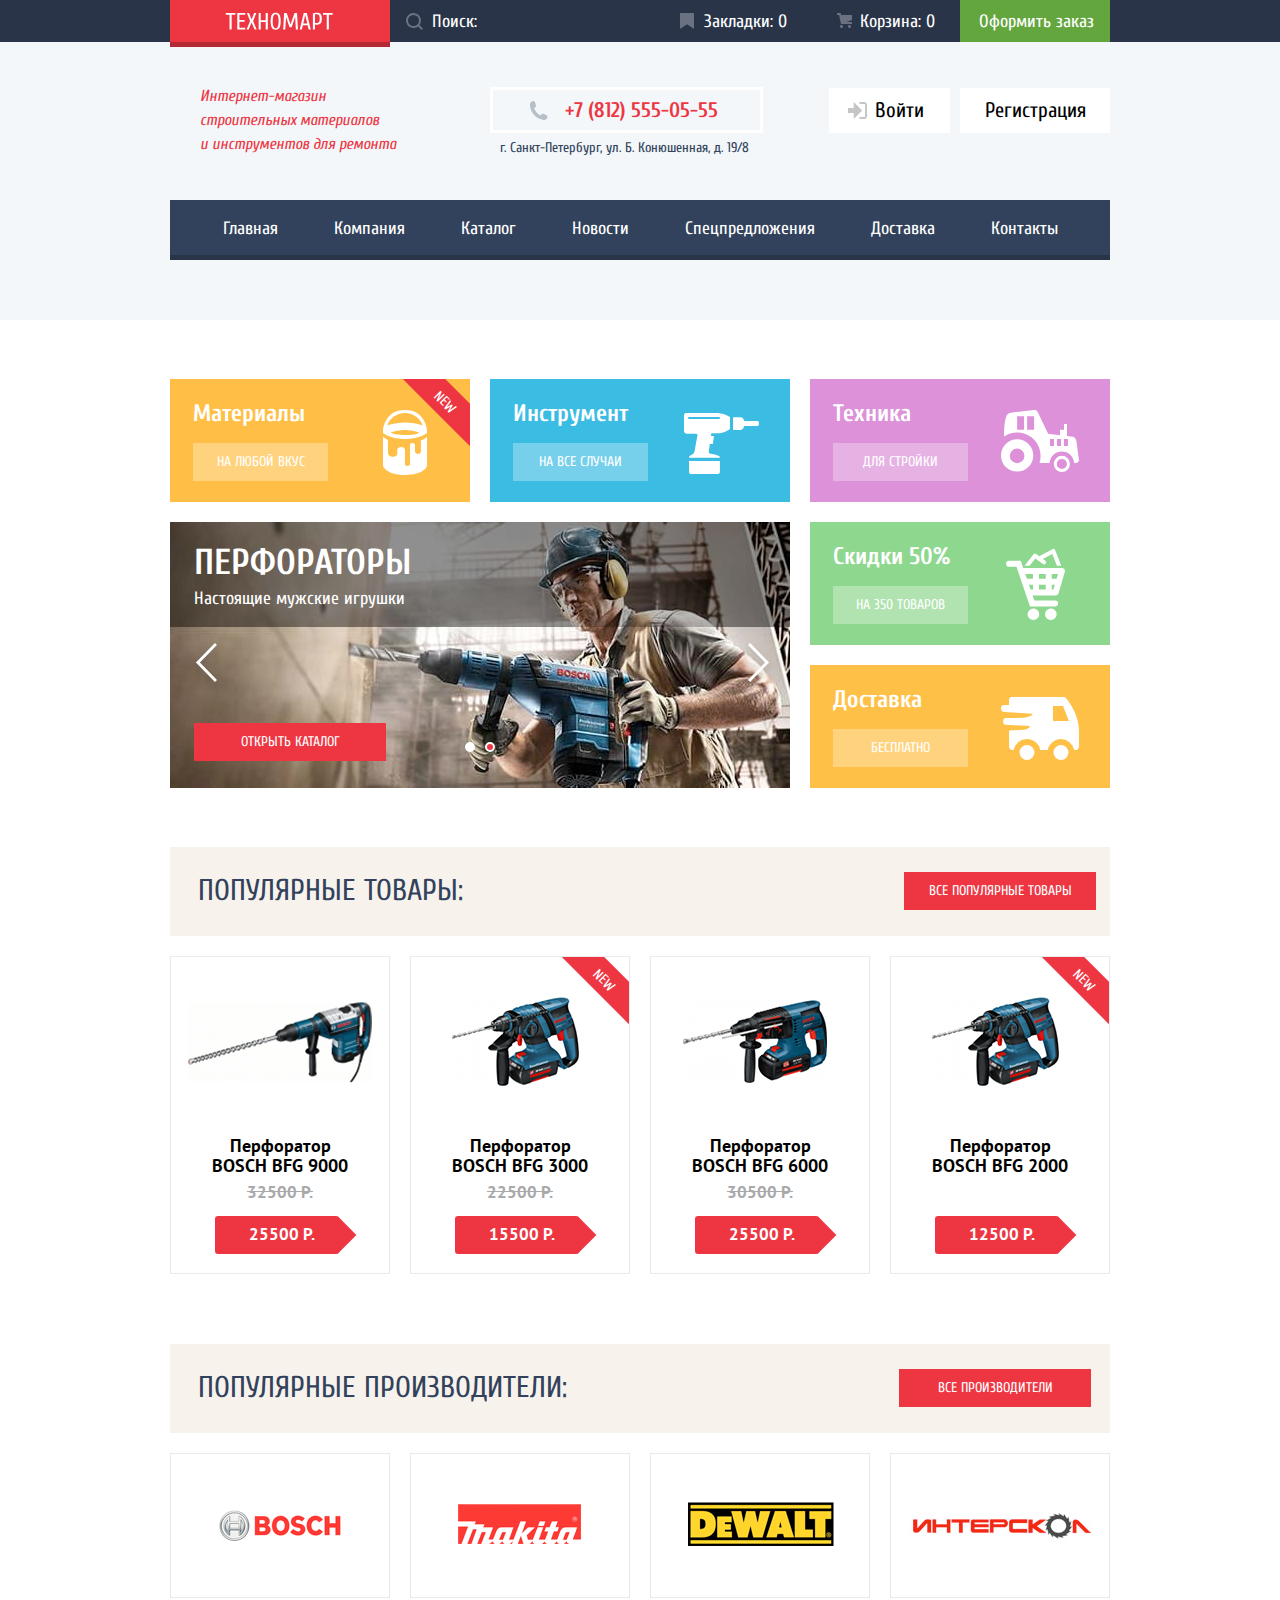
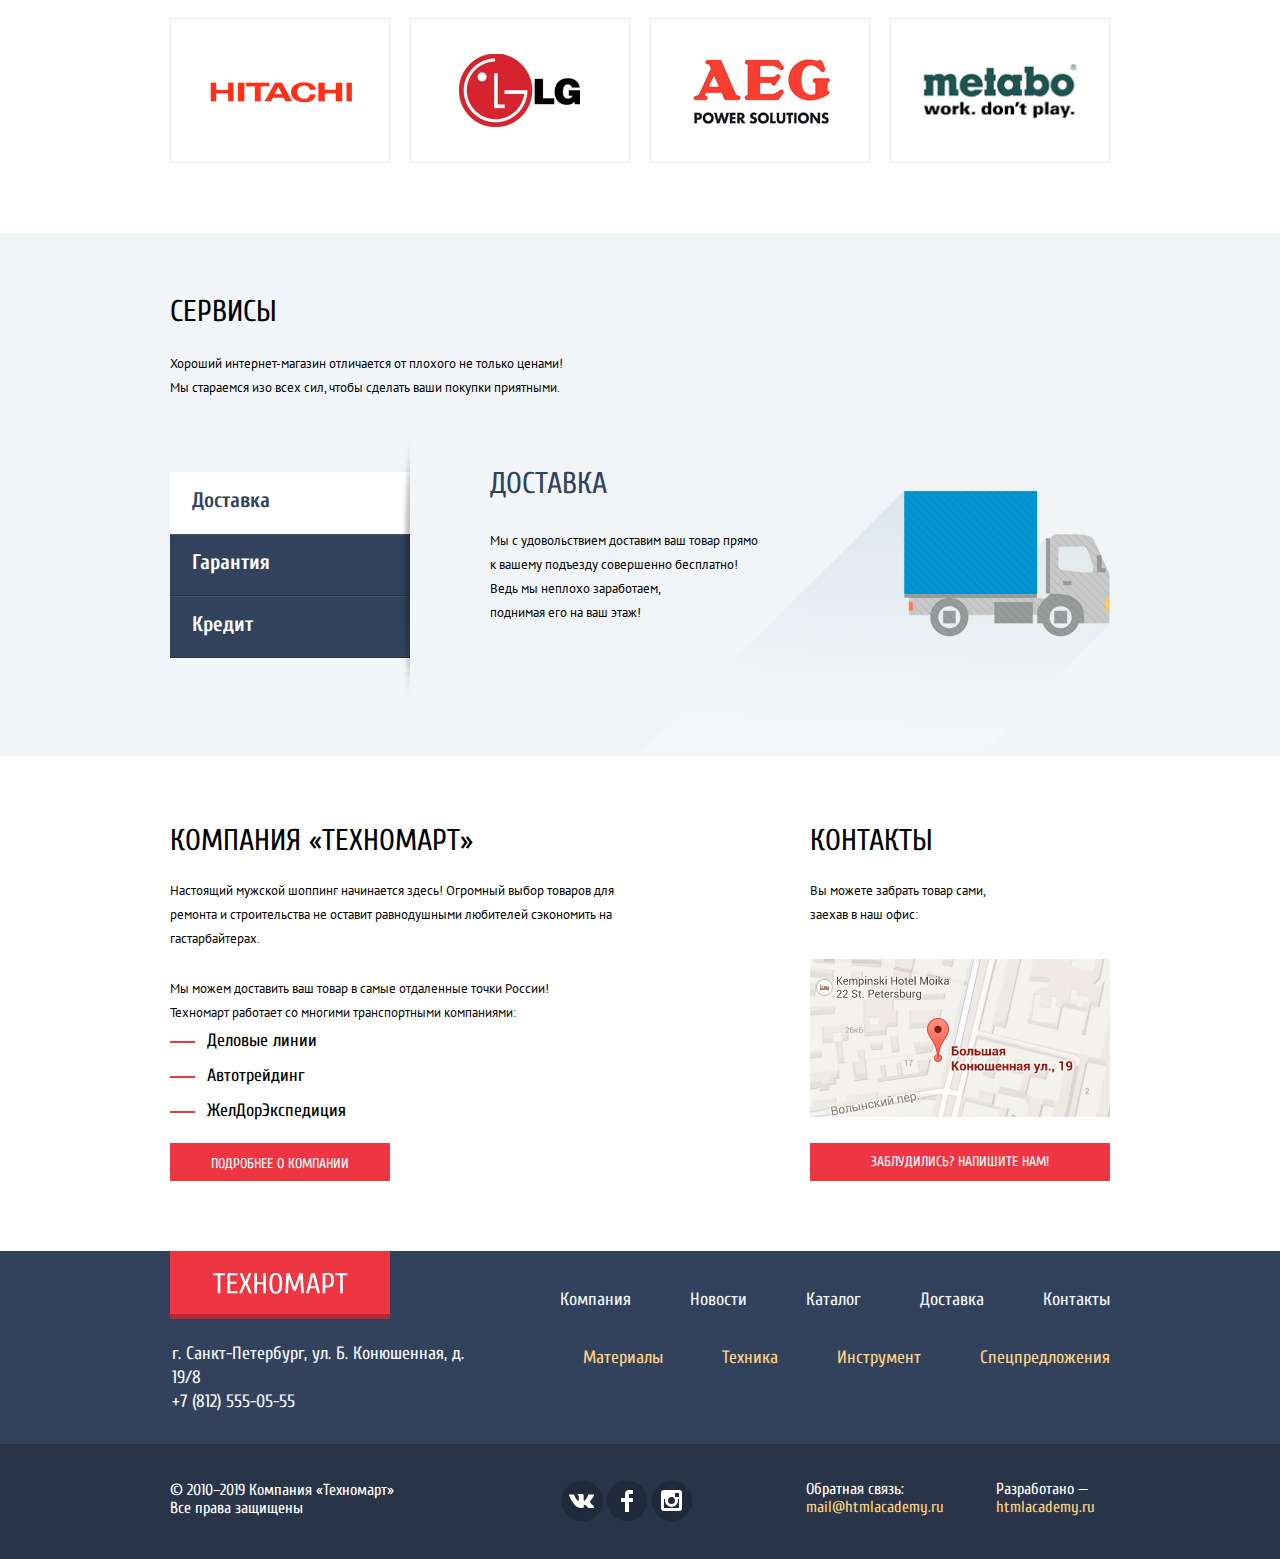
<file: index.html>
<!DOCTYPE html>
<html class="page" lang="ru">

<head>
  <meta charset="utf-8">
  <title>HTML Academy: Техномарт</title>
  <link href="https://fonts.googleapis.com/css2?family=Cuprum:ital,wght@0,400;0,700;1,400;1,700&display=swap"
    rel="stylesheet">
  <link href="https://fonts.googleapis.com/css2?family=PT+Sans:ital,wght@0,400;0,700;1,400;1,700&display=swap"
    rel="stylesheet">
  <link rel="stylesheet" href="css/normalize-minified.css">
  <link rel="stylesheet" href="css/style-minified.css">
</head>

<body class="page-body">
  <header class="main-header">
    <div class="header-top">
      <div class="wrapper header-top-wrapper">
        <a class="header-logo"><img src="img/logo-technomart.svg" width="108" height="18"
            alt="Логотип Интернет-магазина «Техномарт»"></a>
        <form>
          <label for="search" class="visually-hidden">Поиск:</label>
          <input class="search" type="search" placeholder="Поиск:" id="search">
        </form>
        <a class="marks" href="blank.html">Закладки: 0</a>
        <a class="cart" href="blank.html">Корзина: 0</a>
        <a class="order" href="blank.html">
          <p>Оформить заказ</p>
        </a>
      </div>
    </div>
    <div class="header-bottom">
      <div class="wrapper">
        <div class="header-info">
          <p class="introduction">Интернет-магазин строительных материалов<br> и инструментов для ремонта</p>
          <div class="header-contacts">
            <a class="header-tel" href="tel:+78125550555" aria-label="Телефон +78125550555">+7 (812) 555-05-55</a>
            <p class="header-address">г. Санкт-Петербург, ул. Б. Конюшенная, д. 19/8</p>
          </div>
          <a class="login" href="blank.html">
            <svg width="20" height="17" fill="none" xmlns="http://www.w3.org/2000/svg">
              <path d="M14.17 8.5L5.7 0v6H0v5h5.71v6l8.46-8.5z" fill="#C5C5C5" />
              <path
                d="M16.18 15.01h-4.79V17h4.79c2.07 0 2.86-1.81 2.88-3.03V3.03C19.04 1.8 18.26 0 16.18 0h-4.79v1.99h4.79c.8 0 .94.68.96 1.06v10.9c-.02.38-.16 1.06-.96 1.06z"
                fill="#C5C5C5" /></svg>
            <span>Войти</span>
          </a>
          <a class="registration" href="blank.html">Регистрация</a>
        </div>
        <nav class="header-nav-menu">
          <ul class="header-nav-menu-list">
            <li><a class="header-nav-menu-button">Главная</a></li>
            <li><a class="header-nav-menu-button" href="blank.html">Компания</a></li>
            <li><a class="header-nav-menu-button" href="catalog.html">Каталог</a></li>
            <li><a class="header-nav-menu-button" href="blank.html">Новости</a></li>
            <li><a class="header-nav-menu-button" href="blank.html">Спецпредложения</a></li>
            <li><a class="header-nav-menu-button" href="blank.html">Доставка</a></li>
            <li><a class="header-nav-menu-button" href="blank.html">Контакты</a></li>
          </ul>
        </nav>
      </div>
    </div>
  </header>
  <main>
    <h1 class="visually-hidden">Интернет-магазин «Техномарт»</h1>
    <section class="featured">
      <div class="wrapper featured-table">
        <h2 class="visually-hidden">Товары и услуги</h2>
        <ul class="featured-list">
          <li class="featured-section materials-section new">
            <p>Материалы <a href="blank.html" aria-label="Материалы на любой вкус">на любой вкус</a></p>
          </li>
          <li class="featured-section instruments-section">
            <p>Инструмент <a href="blank.html" aria-label="Инструмент на все случаи">на все случаи</a></p>
          </li>
          <li class="featured-section tech-section">
            <p>Техника <a href="blank.html" aria-label="Техника для стройки">для стройки</a></p>
          </li>
          <li class="featured-section discount-section">
            <p>Скидки 50% <a href="blank.html" aria-label="Скидки 50% на 350 товаров">на 350 товаров</a></p>
          </li>
          <li class="featured-section delivery-section">
            <p>Доставка <a href="blank.html" aria-label="Доставка бесплатно">бесплатно</a></p>
          </li>
        </ul>
        <div class="slider">
          <article class="featured-unit slide slide-1 slide-current">
            <div class="featured-unit-text">
              <h3>Перфораторы</h3>
              <p>Настоящие мужские игрушки</p>
            </div>
            <img src="img/perforators-slider.jpg" width="620" height="266" alt="Перфораторы">
            <a class="simple-button open-catalog-button" href="catalog.html">Открыть каталог</a>
          </article>
          <article class="featured-unit slide slide-2">
            <div class="featured-unit-text">
              <h3>Дрели</h3>
              <p>Соседям на радость!</p>
            </div>
            <img src="img/drills-slider.jpg" width="620" height="266" alt="Дрели">
            <a class="simple-button open-catalog-button" href="catalog.html">Открыть каталог</a>
          </article>
          <div class="slider-control-dots">
            <button class="slide-dot slide1-dot current" aria-label="Первый слайд"></button>
            <button class="slide-dot slide2-dot" aria-label="Второй слайд"></button>
          </div>
          <div class="slider-control-arrows">
            <button class="back" aria-label="Назад">
              <svg width="22" height="40" fill="none" xmlns="http://www.w3.org/2000/svg">
                <path d="M19.92.94l2 2.05L4.91 20.44l17.07 17.5-2 2.05L.9 20.44 19.92.94z" fill="#fff" /></svg>
            </button>
            <button class="forward" aria-label="Вперед">
              <svg width="22" height="40" fill="none" xmlns="http://www.w3.org/2000/svg">
                <path d="M19.92.94l2 2.05L4.91 20.44l17.07 17.5-2 2.05L.9 20.44 19.92.94z" fill="#fff" /></svg>
            </button>
          </div>
        </div>
      </div>
    </section>
    <section class="popular-items">
      <div class="wrapper">
        <div class="section-name">
          <h2>Популярные товары:</h2>
          <a class="simple-button all-popular-items-button" href="blank.html">Все популярные товары</a>
        </div>
        <ul class="popular-items-list">
          <li class="item-card">
            <article tabindex="0">
              <h3>Перфоратор BOSCH BFG 9000</h3>
              <div class="image-container">
                <img src="img/perforator-9000.png" width="184" height="164" alt="Перфоратор BOSCH BFG 9000">
              </div>
              <div class="price-container">
                <p class="former-price"><del>32500 Р.</del></p>
                <div class="price-sticker">
                  <p>25500 Р.</p>
                </div>
              </div>
              <div class="item-card-buttons">
                <a class="button purchase-button" href="blank.html">Купить</a>
                <button class="button mark-button">В закладки</button>
              </div>
            </article>
          </li>
          <li class="item-card">
            <article class="new" tabindex="0">
              <h3>Перфоратор BOSCH BFG 3000</h3>
              <div class="image-container">
                <img class="bfg3000" src="img/perforator-3000.png" width="127" height="112"
                  alt="Перфоратор BOSCH BFG 3000">
              </div>
              <div class="price-container">
                <p class="former-price"><del>22500 Р.</del></p>
                <div class="price-sticker">
                  <p>15500 Р.</p>
                </div>
              </div>
              <div class="item-card-buttons">
                <a class="button purchase-button" href="blank.html">Купить</a>
                <button class="mark-button">В закладки</button>
              </div>
            </article>
          </li>
          <li class="item-card">
            <article tabindex="0">
              <h3>Перфоратор BOSCH BFG 6000</h3>
              <div class="image-container">
                <img class="bfg6000" src="img/perforator-6000.png" width="144" height="128"
                  alt="Перфоратор BOSCH BFG 6000">
              </div>
              <div class="price-container">
                <p class="former-price"><del>30500 Р.</del></p>
                <div class="price-sticker">
                  <p>25500 Р.</p>
                </div>
              </div>
              <div class="item-card-buttons">
                <a class="button purchase-button" href="blank.html">Купить</a>
                <button class="mark-button">В закладки</button>
              </div>
            </article>
          </li>
          <li class="item-card">
            <article class="new" tabindex="0">
              <h3>Перфоратор BOSCH BFG 2000</h3>
              <div class="image-container">
                <img class="bfg2000" src="img/perforator-2000.png" width="127" height="112"
                  alt="Перфоратор BOSCH BFG 2000">
              </div>
              <div class="price-container">
                <div class="price-sticker">
                  <p>12500 Р.</p>
                </div>
              </div>
              <div class="item-card-buttons">
                <a class="button purchase-button" href="blank.html">Купить</a>
                <button class="mark-button">В закладки</button>
              </div>
            </article>
          </li>
        </ul>
      </div>
    </section>
    <section class="popular-manufacturers">
      <div class="wrapper">
        <div class="section-name">
          <h2>Популярные производители:</h2>
          <a class="simple-button all-popular-manufactures-button" href="blank.html">Все производители</a>
        </div>
        <ul class="popular-manufactures-list">
          <li class="manufacturer-card">
            <a href="blank.html">
              <article class="bosch">
                <h3 class="visually-hidden">BOSCH</h3>
                <img src="img/bosch.png" width="126" height="37" alt="Логотип BOSCH">
              </article>
            </a>
          </li>
          <li class="manufacturer-card">
            <a href="blank.html">
              <article class="makita">
                <h3 class="visually-hidden">Makita</h3>
                <img src="img/makita.png" width="123" height="40" alt="Логотип Makita">
              </article>
            </a>
          </li>
          <li class="manufacturer-card">
            <a href="blank.html">
              <article class="dewalt">
                <h3 class="visually-hidden">DeWALT</h3>
                <img src="img/dewalt.png" width="146" height="44" alt="Логотип DeWALT">
              </article>
            </a>
          </li>
          <li class="manufacturer-card">
            <a href="blank.html">
              <article class="interskol">
                <h3 class="visually-hidden">Интерскол</h3>
                <img src="img/interskol.png" width="200" height="75" alt="Логотип Интерскол">
              </article>
            </a>
          </li>
          <li class="manufacturer-card">
            <a href="blank.html">
              <article class="hitachi">
                <h3 class="visually-hidden">HITACHI</h3>
                <img src="img/hitachi.png" width="169" height="31" alt="Логотип HITACHI">
              </article>
            </a>
          </li>
          <li class="manufacturer-card">
            <a href="blank.html">
              <article class="lg">
                <h3 class="visually-hidden">LG</h3>
                <img src="img/lg.png" width="121" height="73" alt="Логотип LG">
              </article>
            </a>
          </li>
          <li class="manufacturer-card">
            <a href="blank.html">
              <article class="aeg">
                <h3 class="visually-hidden">AEG</h3>
                <img src="img/aeg.png" width="151" height="96" alt="Логотип AEG">
              </article>
            </a>
          </li>
          <li class="manufacturer-card">
            <a href="blank.html">
              <article class="metabo">
                <h3 class="visually-hidden">metabo</h3>
                <img src="img/metabo.png" width="204" height="69" alt="Логотип metabo">
              </article>
            </a>
          </li>
        </ul>
      </div>
    </section>
    <section class="service">
      <div class="wrapper">
        <div class="service-general">
          <h2 class="section-title">Сервисы</h2>
          <p>Хороший интернет-магазин отличается от плохого не только ценами!</p>
          <p>Мы стараемся изо всех сил, чтобы сделать ваши покупки приятными.</p>
        </div>
        <div class="services-slider">
          <div class="service-control-buttons">
            <button class="button service-button delivery-button current">Доставка</button>
            <button class="button service-button guarantee-button">Гарантия</button>
            <button class="button service-button credit-button">Кредит</button>
          </div>
          <ul class="services-list">
            <li class="service-subsection delivery-subsection service-subsection-current">
              <h3 class="services-title">Доставка</h3>
              <p>Мы с удовольствием доставим ваш товар прямо<br>
                к вашему подъезду совершенно бесплатно!</p>
              <p>Ведь мы неплохо заработаем,<br>
                поднимая его на ваш этаж!
              </p>
            </li>
            <li class="service-subsection guarantee-subsection">
              <h3 class="services-title">Гарантия</h3>
              <p>
                Если купленный у нас товар поломается или заискрит,<br>
                а также в случае пожара, спровоцированного его<br> возгоранием,
                вы всегда можете быть уверены в нашей<br> гарантии. Мы обменяем сгоревший
                товар на новый.</p>
              <p>Дом уж восстановите как-нибудь сами.</p>
            </li>
            <li class="service-subsection credit-subsection">
              <h3 class="services-title">Кредит</h3>
              <p>Залезть в долговую яму стало проще!</p>
              <p>Кредитные консультанты придут вам на помощь.
              </p>
              <a class="simple-button credit-application-button" href="blank.html">Отправить заявку</a>
            </li>
          </ul>
        </div>
      </div>
    </section>
    <div class="wrapper about-and-contacts">
      <section class="about-company">
        <h2 class="section-title">Компания «Техномарт»</h2>
        <p>Настоящий мужской шоппинг начинается здесь!
          Огромный выбор товаров для ремонта и
          строительства не оставит равнодушными
          любителей сэкономить на гастарбайтерах.
        </p>
        <p>Мы можем доставить ваш товар в самые отдаленные точки России!</p>
        <p>Техномарт работает со многими транспортными компаниями:</p>
        <ul class="transport-list">
          <li>Деловые линии</li>
          <li>Автотрейдинг</li>
          <li>ЖелДорЭкспедиция</li>
        </ul>
        <a class="simple-button about-company-button" href="blank.html">Подробнее о компании</a>
      </section>
      <section class="contacts">
        <h2 class="section-title">Контакты</h2>
        <p>Вы можете забрать товар сами,<br>
          заехав в наш офис:</p>
        <a href="" class="show-map-link">
          <img src="img/map.png" width="300" height="158" alt="Карта офиса по адресу Большая Конюшенная ул., 19">
        </a>
        <a class="simple-button contact-us-button" href="blank.html">Заблудились? Напишите нам!</a>
      </section>
    </div>
  </main>
  <footer class="main-footer">
    <div class="footer-top">
      <div class="wrapper footer-top-wrapper">
        <div class="logo-and-address">
          <a class="footer-logo"><img src="img/logo-technomart.svg" width="136" height="21"
              alt="Логотип Интернет-магазина «Техномарт»"></a>
          <p class="footer-address-tel">г. Санкт-Петербург, ул. Б. Конюшенная, д. 19/8<br>
            <a href="tel:+78125550555">+7 (812) 555-05-55</a>
          </p>
        </div>
        <div class="footer-menu">
          <ul class="footer-nav-menu">
            <li><a href="blank.html">Компания</a></li>
            <li><a href="blank.html">Новости</a></li>
            <li><a href="catalog.html">Каталог</a></li>
            <li><a href="blank.html">Доставка</a></li>
            <li><a href="blank.html">Контакты</a></li>
          </ul>
          <ul class="footer-submenu">
            <li><a href="blank.html">Материалы</a></li>
            <li><a href="blank.html">Техника</a></li>
            <li><a href="blank.html">Инструмент</a></li>
            <li><a href="blank.html">Спецпредложения</a></li>
          </ul>
        </div>
      </div>
    </div>
    <div class="footer-bottom">
      <div class="wrapper footer-bottom-wrapper">
        <p class="copyright">&copy; 2010–2019 Компания «Техномарт»<br>
          Все права защищены</p>
        <ul class="social-networks">
          <li>
            <a class="social-button" href="#">
              <span class="visually-hidden">Вконтакте</span>
              <svg width="44" height="44" fill="none" xmlns="http://www.w3.org/2000/svg">
                <path class="icon-background" fill-rule="evenodd" clip-rule="evenodd"
                  d="M22.16 1.48c11.5 0 20.8 9.1 20.8 20.34 0 11.23-9.3 20.33-20.8 20.33-11.49 0-20.8-9.1-20.8-20.33 0-11.23 9.31-20.34 20.8-20.34z"
                  fill="#212A3A" />
                <path
                  d="M24.54 25.73c.92-.3 2.1 1.91 3.35 2.75.95.64 1.67.5 1.67.5l3.34-.04s1.75-.1.92-1.46c-.07-.11-.48-1-2.49-2.83-2.1-1.92-1.8-1.6.72-4.92 1.53-2.02 2.15-3.25 1.96-3.78-.19-.5-1.32-.37-1.32-.37l-3.77.03c-.36 0-.67.1-.82.48 0 0-.6 1.56-1.39 2.89-1.67 2.8-2.34 2.95-2.62 2.77-.64-.4-.48-1.63-.48-2.5 0-2.71.42-3.84-.81-4.14-.41-.1-.71-.16-1.76-.17-1.34-.02-2.48 0-3.12.31-.43.21-.76.67-.56.7.25.03.8.14 1.11.54.39.52.37 1.68.37 1.68s.22 3.2-.52 3.6c-.5.27-1.2-.29-2.7-2.83a23.51 23.51 0 01-1.34-2.74s-.1-.27-.3-.41c-.25-.18-.59-.23-.59-.23l-3.57.02s-.54.01-.74.24c-.17.2-.01.63-.01.63s2.8 6.45 5.97 9.7c2.9 2.98 6.21 2.79 6.21 2.79h1.5s.45-.05.68-.3c.22-.22.21-.64.21-.64s-.03-1.98.9-2.27z"
                  fill="#fff" /></svg>
            </a>
          </li>
          <li>
            <a class="social-button" href="#">
              <span class="visually-hidden">Фейсбук</span>
              <svg width="44" height="44" fill="none" xmlns="http://www.w3.org/2000/svg">
                <path class="icon-background" fill-rule="evenodd" clip-rule="evenodd"
                  d="M21.9 1.48a20.33 20.33 0 110 40.67 20.33 20.33 0 010-40.67z" fill="#212A3A" />
                <path d="M28 15v-4h-4a4 4 0 00-4 4v4h-4v4h4v10h4V23h4v-4h-4v-4h4z" fill="#fff" /></svg>
            </a>
          </li>
          <li>
            <a class="social-button" href="#">
              <span class="visually-hidden">Инстаграм</span>
              <svg width="44" height="44" fill="none" xmlns="http://www.w3.org/2000/svg">
                <path class="icon-background" fill-rule="evenodd" clip-rule="evenodd"
                  d="M21.9 1.48a20.33 20.33 0 110 40.67 20.33 20.33 0 010-40.67z" fill="#212A3A" />
                <path fill-rule="evenodd" clip-rule="evenodd"
                  d="M14 11h15a3 3 0 013 3v15a3 3 0 01-3 3H14a3 3 0 01-3-3V14a3 3 0 013-3zm11 10.5a3.5 3.5 0 10-7 0 3.5 3.5 0 007 0zM14 29v-9h1.18a6.5 6.5 0 1012.64 0H29v9H14zm11-11h4v-4h-4v4z"
                  fill="#fff" /></svg>
            </a>
          </li>
        </ul>
        <p class="email-us">Обратная связь:<br>
          <a class="email-us-link" href="mailto:mail@htmlacademy.ru">mail@htmlacademy.ru</a>
        </p>

        <p class="developer">Разработано —<br>
          <a class="developer-link" href="https://htmlacademy.ru/intensive/htmlcss">htmlacademy.ru</a></p>
      </div>
    </div>
  </footer>
  <section class="modal modal-write-us">
    <h2 class="visually-hidden">Напишите нам!</h2>
    <form class="contact-form" method="post">
      <div class="contact-fields-wrapper">
        <div class="contact-form-field contact-form-name">
          <label for="username-field">Ваше имя:</label>
          <input class="username" type="text" name="username" id="username-field" placeholder="Имя Фамилия">
        </div>
        <div class="contact-form-field contact-form-email">
          <label for="email-field">Ваш e-mail:</label>
          <input class="email" type="email" name="email" id="email-field" placeholder="email@example.com">
        </div>
        <div class="contact-form-field contact-form-text">
          <label for="text-field">Текст письма:</label>
          <textarea class="text-field" name="text" id="text-field" placeholder="В свободной форме"></textarea>
        </div>
      </div>
      <div class="modal-buttons-wrapper">
        <button type="submit" class="simple-button contact-form-submit-button">Отправить</button>
      </div>
    </form>
    <button class="modal-close" aria-label="Закрыть"></button>
  </section>
  <section class="modal modal-map">
    <h2 class="visually-hidden">Как нас найти</h2>
    <iframe
      src="https://www.google.com/maps/embed?pb=!1m18!1m12!1m3!1d1998.5944077412073!2d30.32007922435839!3d59.93887210972367!2m3!1f0!2f0!3f0!3m2!1i1024!2i768!4f13.1!3m3!1m2!1s0x4696310fca5ba729%3A0xea9c53d4493c879f!2z0JHQvtC70YzRiNCw0Y8g0JrQvtC90Y7RiNC10L3QvdCw0Y8g0YPQuy4sIDE5LCDQodCw0L3QutGCLdCf0LXRgtC10YDQsdGD0YDQsywgMTkxMTg2!5e0!3m2!1sru!2sru!4v1603192169495!5m2!1sru!2sru"
      width="943" height="449" allowfullscreen
      title="Офис компании по адресу ул. Большая Конюшенная 19/8, Санкт-Петербург"></iframe>
    <button class="modal-close" aria-label="Закрыть"></button>
  </section>
  <section class="modal modal-cart-notification">
    <h2 class="visually-hidden">Уведомление о добавлении товара в корзину</h2>
    <p>Товар добавлен в корзину!</p>
    <div class="modal-cart-buttons-wrapper">
      <a href="blank.html" class="simple-button complete-order-button">Оформить заказ</a>
      <button class="simple-button continue-shopping-button">Продолжить покупки</button>
    </div>
    <button class="modal-close" aria-label="Закрыть"></button>
  </section>
  <script src="js/script-index-minified.js"></script>
  <script src="js/script-cart-notification-minified.js"></script>
</body>

</html>
</file>
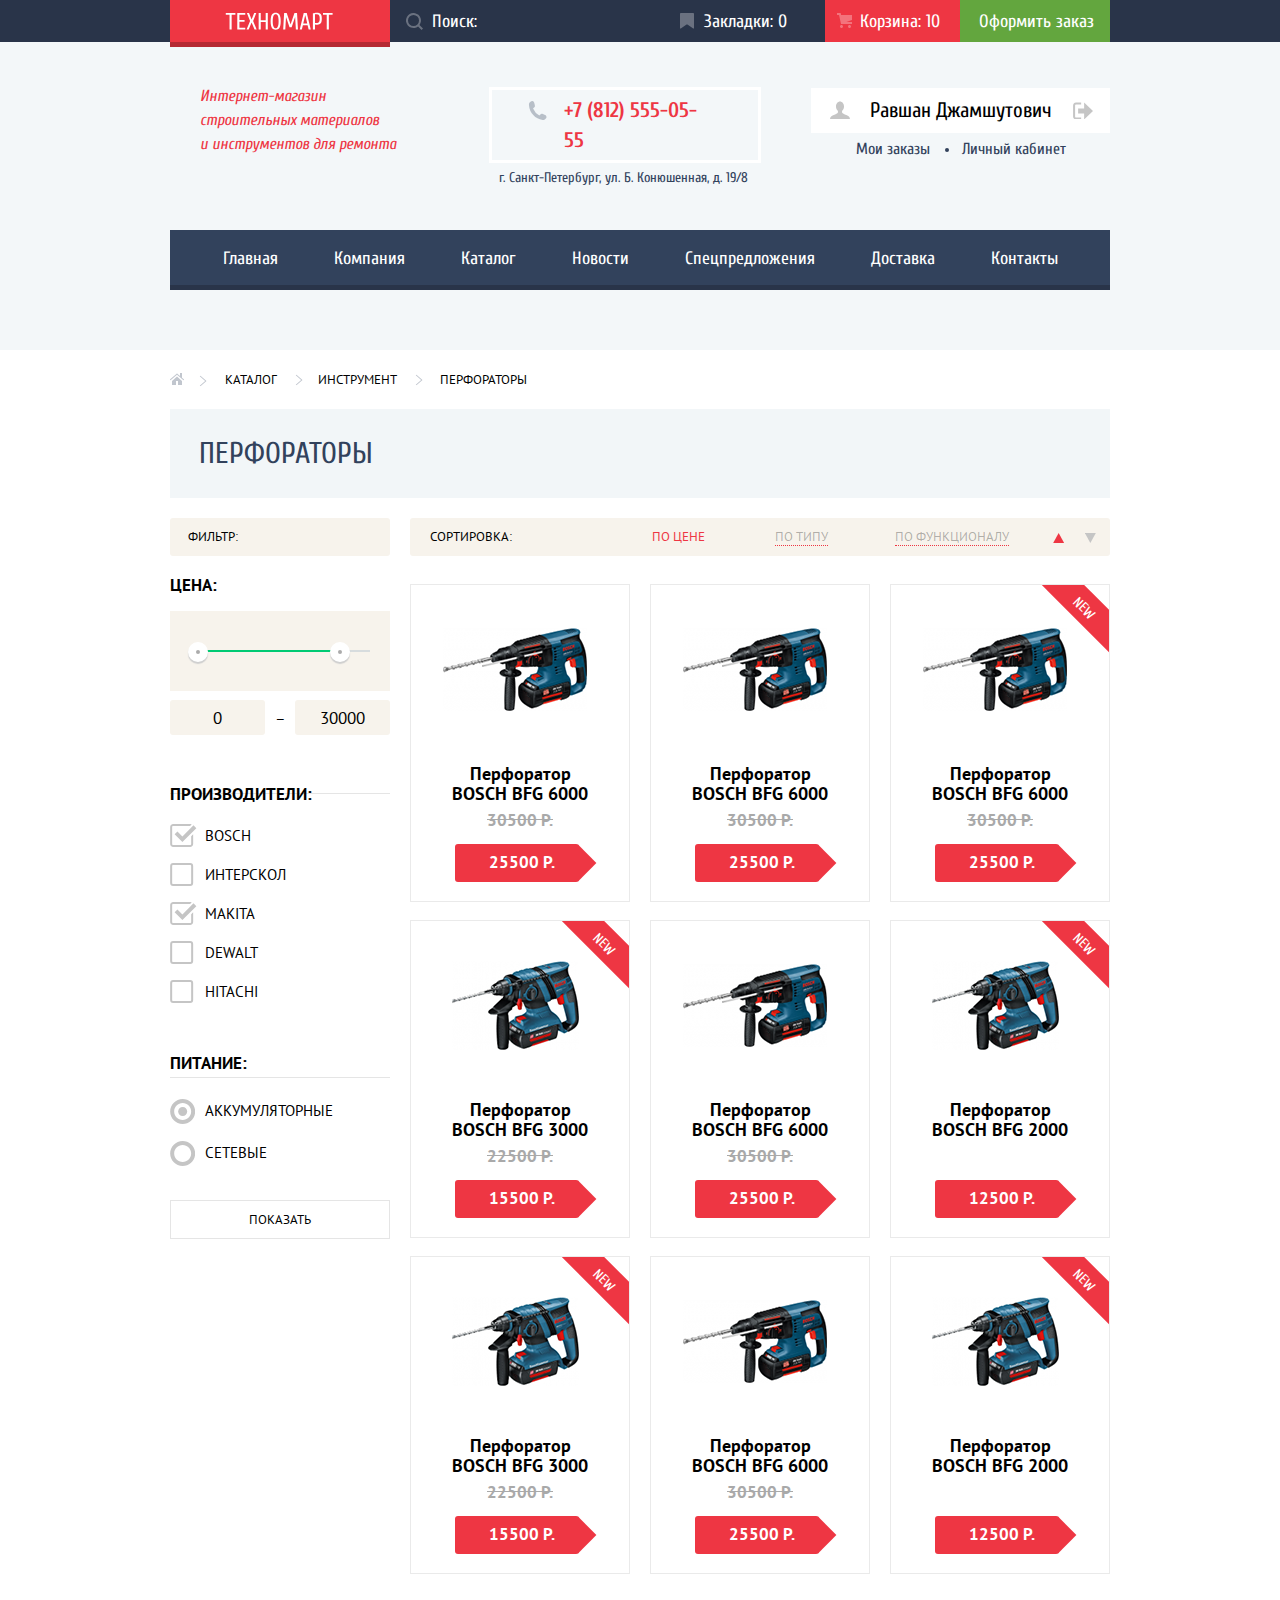
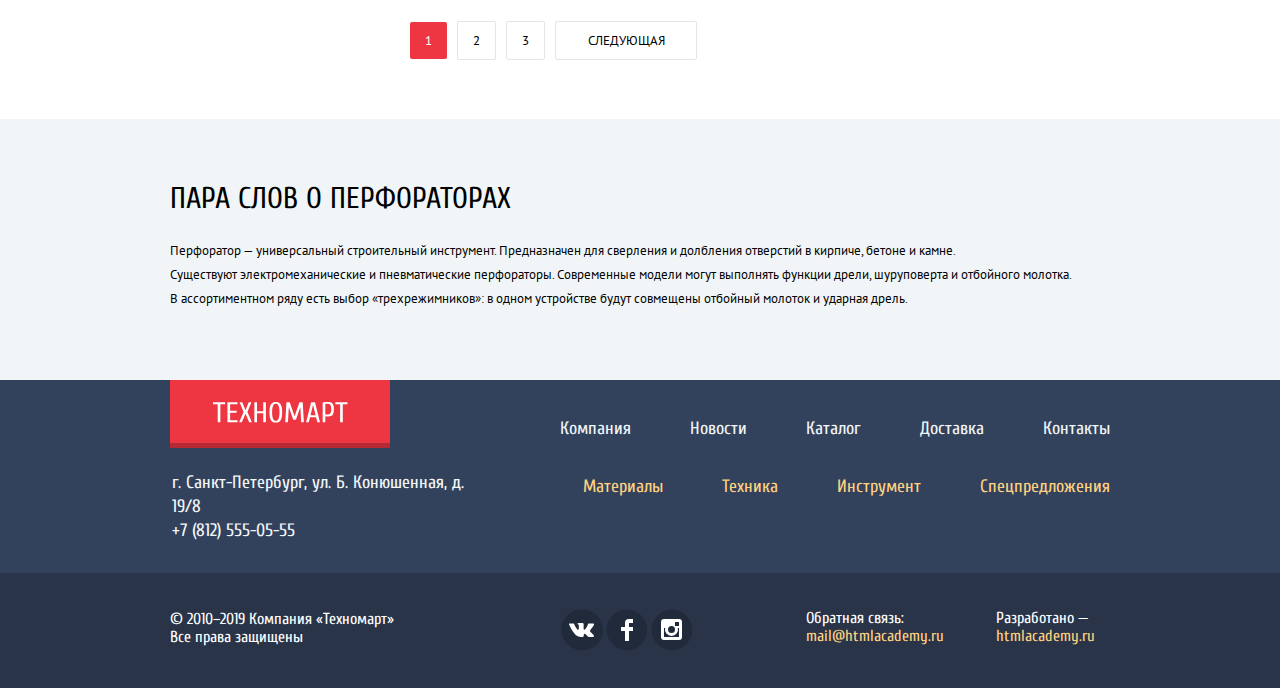
<file: catalog.html>
<!DOCTYPE html>
<html class="page" lang="ru">

<head>
  <meta charset="UTF-8">
  <title>Интернет-магазин «Техномарт»</title>
  <link href="https://fonts.googleapis.com/css2?family=Cuprum:ital,wght@0,400;0,700;1,400;1,700&display=swap"
    rel="stylesheet">
  <link href="https://fonts.googleapis.com/css2?family=PT+Sans:ital,wght@0,400;0,700;1,400;1,700&display=swap"
    rel="stylesheet">
  <link rel="stylesheet" href="css/normalize-minified.css">
  <link rel="stylesheet" href="css/style-minified.css">
</head>

<body class="page-body">
  <header class="main-header">
    <div class="header-top">
      <div class="wrapper header-top-wrapper">
        <a class="header-logo" href="index.html"><img src="img/logo-technomart.svg" width="108" height="18"
            alt="Логотип Интернет-магазина «Техномарт»"></a>
        <form>
          <label for="search" class="visually-hidden">Поиск:</label>
          <input class="search" type="search" id="search" placeholder="Поиск:">
        </form>
        <a class="marks" href="blank.html">Закладки: 0</a>
        <a class="cart added" href="blank.html">Корзина: 10</a>
        <a class="order" href="blank.html">
          <p>Оформить заказ</p>
        </a>
      </div>
    </div>
    <div class="header-bottom">
      <div class="wrapper">
        <div class="header-info">
          <p class="introduction">Интернет-магазин строительных материалов<br> и инструментов для ремонта</p>
          <div class="header-contacts">
            <a class="header-tel" href="tel:+78125550555" aria-label="Телефон +78125550555">+7 (812) 555-05-55</a>
            <p class="header-address">г. Санкт-Петербург, ул. Б. Конюшенная, д. 19/8
            </p>
          </div>
          <div class="personal">
            <div class="customer-block">
              <a class="profile" href="blank.html">Равшан Джамшутович</a>
              <a class="logout" href="blank.html" aria-label="Выход"><span class="visually-hidden">Выход</span></a>
            </div>
            <a class="my-orders" href="blank.html">
              <span>Мои заказы</span>
              <span>Личный кабинет</span>
            </a>
          </div>
        </div>
        <nav class="header-nav-menu">
          <ul class="header-nav-menu-list">
            <li><a class="header-nav-menu-button" href="index.html">Главная</a></li>
            <li><a class="header-nav-menu-button" href="blank.html">Компания</a></li>
            <li><a class="header-nav-menu-button">Каталог</a></li>
            <li><a class="header-nav-menu-button" href="blank.html">Новости</a></li>
            <li><a class="header-nav-menu-button" href="blank.html">Спецпредложения</a></li>
            <li><a class="header-nav-menu-button" href="blank.html">Доставка</a></li>
            <li><a class="header-nav-menu-button" href="blank.html">Контакты</a></li>
          </ul>
        </nav>
      </div>
    </div>
  </header>
  <main>
    <div class="wrapper catalog-main-part">
      <ul class="breadcrumbs">
        <li><a class="breadcrumbs-element" href="index.html">
            <svg width="14" height="12" fill="none" xmlns="http://www.w3.org/2000/svg">
              <path d="M2 8v4h4V8h2v4h4V8L7 3.52 2 8z" fill="#C1C6CE" />
              <path
                d="M13.83 6.37L12 4.75V0h-2v2.99L7.33.63 7.27.6a.47.47 0 00-.08-.05.55.55 0 00-.1-.02L7 .5l-.1.02a.46.46 0 00-.09.02L6.73.6l-.06.04-6.5 5.73a.5.5 0 00.66.75L7 1.67l6.17 5.44a.5.5 0 00.66-.75z"
                fill="#C1C6CE" /></svg>
            <span class="visually-hidden">Главная</span>
          </a></li>
        <li><a class="breadcrumbs-element">Каталог</a></li>
        <li><a class="breadcrumbs-element" href="blank.html">Инструмент</a></li>
        <li class="breadcrumbs-current"><a class="breadcrumbs-element">Перфораторы</a></li>
      </ul>
      <div class="unit-name">
        <h1>Перфораторы</h1>
      </div>
      <section class="filter">
        <h2 class="filter-name">Фильтр:</h2>
        <form class="main-filter" action="https://echo.htmlacademy.ru/" method="get">
          <fieldset class="filter-item filter-price">
            <legend>Цена:</legend>
            <div class="range-filter">
              <div class="range-controls">
                <div class="scale">
                  <div class="bar"></div>
                </div>
                <div class="toggle toggle-min" tabindex="0" aria-label="Минимальная цена"></div>
                <div class="toggle toggle-max" tabindex="0" aria-label="Максимальная цена"></div>
              </div>
              <div class="price-controls">
                <label class="min-price">
                  <span class="visually-hidden">Минимальная цена</span>
                  <input type="number" name="min-price" value="0">
                </label>
                <span class="dash">&ndash;</span>
                <label class="max-price">
                  <span class="visually-hidden">Максимальная цена</span>
                  <input type="number" name="max-price" value="30000">
                </label>
              </div>
            </div>
          </fieldset>
          <fieldset class="filter-item filter-manufacturers">
            <legend>Производители:</legend>
            <ul>
              <li class="filter-option filter-checkbox">
                <input class="visually-hidden filter-input-checkbox filter-input" type="checkbox" name="bosch"
                  id="bosch" checked>
                <label for="bosch">BOSCH</label>
              </li>
              <li class="filter-option filter-checkbox">
                <input class="visually-hidden filter-input-checkbox filter-input" type="checkbox" name="interskol"
                  id="interskol">
                <label for="interskol">ИНТЕРСКОЛ</label>
              </li>
              <li class="filter-option filter-checkbox">
                <input class="visually-hidden filter-input-checkbox filter-input" type="checkbox" name="makita"
                  id="makita" checked>
                <label for="makita">Makita</label>
              </li>
              <li class="filter-option filter-checkbox">
                <input class="visually-hidden filter-input-checkbox filter-input" type="checkbox" name="dewalt"
                  id="dewalt">
                <label for="dewalt">DeWalt</label>
              </li>
              <li class="filter-option filter-checkbox">
                <input class="visually-hidden filter-input-checkbox filter-input" type="checkbox" name="hitachi"
                  id="hitachi">
                <label for="hitachi">HITACHI</label>
              </li>
            </ul>
          </fieldset>
          <fieldset class="filter-item filter-power">
            <legend>Питание:</legend>
            <ul>
              <li class="filter-option filter-radio">

                <input class="visually-hidden filter-input-radio filter-input" type="radio" name="charging"
                  value="battery" id="filter-battery" checked>
                <label for="filter-battery">Аккумуляторные</label>
              </li>
              <li class="filter-option filter-radio">
                <input class="visually-hidden filter-input-radio filter-input" type="radio" name="charging" value="plug"
                  id="filter-plug">
                <label for="filter-plug">Сетевые</label>
              </li>
            </ul>
          </fieldset>
          <button class="filter-submit-button" type="submit">Показать</button>
        </form>
      </section>
      <div class="catalog-right-sector">
        <section class="sorting-section">
          <h2 class="sorting-name">Сортировка:</h2>
          <ul class="sorting-types">
            <li><a class="current" href="#">по цене</a></li>
            <li><a href="#">по типу</a></li>
            <li><a href="#">по функционалу</a></li>
          </ul>
          <div class="sorting-controls sorting-price-controls current">
            <button class="sorting-arrow low-first current" aria-label="по цене, по возрастанию"></button>
            <button class="sorting-arrow high-first" aria-label="по цене, по убыванию"></button>
          </div>
          <div class="sorting-controls sorting-type-controls">
            <button class="sorting-arrow low-first current" aria-label="по типу, по возрастанию"></button>
            <button class="sorting-arrow high-first" aria-label="по типу, по убыванию"></button>
          </div>
          <div class="sorting-controls sorting-function-controls">
            <button class="sorting-arrow low-first current" aria-label="по функционалу, по возрастанию"></button>
            <button class="sorting-arrow high-first" aria-label="по функционалу, по убыванию"></button>
          </div>
        </section>
        <section class="catalog-items">
          <h2 class="visually-hidden">Список товаров</h2>
          <ul class="catalog-items-list">
            <li class="item-card">
              <article tabindex="0">
                <h3>Перфоратор BOSCH BFG 6000</h3>
                <div class="image-container">
                  <img class="bfg6000" src="img/perforator-6000.png" width="144" height="128"
                    alt="Перфоратор BOSCH BFG 6000">
                </div>
                <div class="price-container">
                  <p class="former-price"><del>30500 Р.</del></p>
                  <div class="price-sticker">
                    <p>25500 Р.</p>
                  </div>
                </div>
                <div class="item-card-buttons">
                  <a class="button purchase-button" href="blank.html">Купить</a>
                  <button class="button mark-button">В закладки</button>
                </div>
              </article>
            </li>
            <li class="item-card">
              <article tabindex="0">
                <h3>Перфоратор BOSCH BFG 6000</h3>
                <div class="image-container">
                  <img class="bfg6000" src="img/perforator-6000.png" width="144" height="128"
                    alt="Перфоратор BOSCH BFG 6000">
                </div>
                <div class="price-container">
                  <p class="former-price"><del>30500 Р.</del></p>
                  <div class="price-sticker">
                    <p>25500 Р.</p>
                  </div>
                </div>
                <div class="item-card-buttons">
                  <a class="button purchase-button" href="blank.html">Купить</a>
                  <button class="button mark-button">В закладки</button>
                </div>
              </article>
            </li>
            <li class="item-card">
              <article class="new" tabindex="0">
                <h3>Перфоратор BOSCH BFG 6000</h3>
                <div class="image-container">
                  <img class="bfg6000" src="img/perforator-6000.png" width="144" height="128"
                    alt="Перфоратор BOSCH BFG 6000">
                </div>
                <div class="price-container">
                  <p class="former-price"><del>30500 Р.</del></p>
                  <div class="price-sticker">
                    <p>25500 Р.</p>
                  </div>
                </div>
                <div class="item-card-buttons">
                  <a class="button purchase-button" href="blank.html">Купить</a>
                  <button class="button mark-button">В закладки</button>
                </div>
              </article>
            </li>
            <li class="item-card">
              <article class="new" tabindex="0">
                <h3>Перфоратор BOSCH BFG 3000</h3>
                <div class="image-container">
                  <img class="bfg3000" src="img/perforator-3000.png" width="127" height="112"
                    alt="Перфоратор BOSCH BFG 3000">
                </div>
                <div class="price-container">
                  <p class="former-price"><del>22500 Р.</del></p>
                  <div class="price-sticker">
                    <p>15500 Р.</p>
                  </div>
                </div>
                <div class="item-card-buttons">
                  <a class="button purchase-button" href="blank.html">Купить</a>
                  <button class="button mark-button">В закладки</button>
                </div>
              </article>
            </li>
            <li class="item-card">
              <article tabindex="0">
                <h3>Перфоратор BOSCH BFG 6000</h3>
                <div class="image-container">
                  <img class="bfg6000" src="img/perforator-6000.png" width="144" height="128"
                    alt="Перфоратор BOSCH BFG 6000">
                </div>
                <div class="price-container">
                  <p class="former-price"><del>30500 Р.</del></p>
                  <div class="price-sticker">
                    <p>25500 Р.</p>
                  </div>
                </div>
                <div class="item-card-buttons">
                  <a class="button purchase-button" href="blank.html">Купить</a>
                  <button class="button mark-button">В закладки</button>
                </div>
              </article>
            </li>
            <li class="item-card">
              <article class="new" tabindex="0">
                <h3>Перфоратор BOSCH BFG 2000</h3>
                <div class="image-container">
                  <img class="bfg2000" src="img/perforator-2000.png" width="127" height="112"
                    alt="Перфоратор BOSCH BFG 2000">
                </div>
                <div class="price-container">
                  <div class="price-sticker">
                    <p>12500 Р.</p>
                  </div>
                </div>
                <div class="item-card-buttons">
                  <a class="button purchase-button" href="blank.html">Купить</a>
                  <button class="button mark-button">В закладки</button>
                </div>
              </article>
            </li>
            <li class="item-card">
              <article class="new" tabindex="0">
                <h3>Перфоратор BOSCH BFG 3000</h3>
                <div class="image-container">
                  <img class="bfg3000" src="img/perforator-3000.png" width="127" height="112"
                    alt="Перфоратор BOSCH BFG 3000">
                </div>
                <div class="price-container">
                  <p class="former-price"><del>22500 Р.</del></p>
                  <div class="price-sticker">
                    <p>15500 Р.</p>
                  </div>
                </div>
                <div class="item-card-buttons">
                  <a class="button purchase-button" href="blank.html">Купить</a>
                  <button class="button mark-button">В закладки</button>
                </div>
              </article>
            </li>
            <li class="item-card">
              <article tabindex="0">
                <h3>Перфоратор BOSCH BFG 6000</h3>
                <div class="image-container">
                  <img class="bfg6000" src="img/perforator-6000.png" width="144" height="128"
                    alt="Перфоратор BOSCH BFG 6000">
                </div>
                <div class="price-container">
                  <p class="former-price"><del>30500 Р.</del></p>
                  <div class="price-sticker">
                    <p>25500 Р.</p>
                  </div>
                </div>
                <div class="item-card-buttons">
                  <a class="button purchase-button" href="blank.html">Купить</a>
                  <button class="button mark-button">В закладки</button>
                </div>
              </article>
            </li>
            <li class="item-card">
              <article class="new" tabindex="0">
                <h3>Перфоратор BOSCH BFG 2000</h3>
                <div class="image-container">
                  <img class="bfg2000" src="img/perforator-2000.png" width="127" height="112"
                    alt="Перфоратор BOSCH BFG 2000">
                </div>
                <div class="price-container">
                  <div class="price-sticker">
                    <p>12500 Р.</p>
                  </div>
                </div>
                <div class="item-card-buttons">
                  <a class="button purchase-button" href="blank.html">Купить</a>
                  <button class="button mark-button">В закладки</button>
                </div>
              </article>
            </li>
          </ul>
        </section>
        <ul class="pagination">
          <li class="page-number current"><a>1</a></li>
          <li class="page-number"><a href="blank.html">2</a></li>
          <li class="page-number"><a href="blank.html">3</a></li>
          <li class="page-number"><a href="blank.html">Следующая</a></li>
        </ul>
      </div>
    </div>
    <section class="about-unit-items">
      <div class="wrapper">
        <h2 class="section-title">Пара слов о перфораторах</h2>
        <p>Перфоратор — универсальный строительный инструмент. Предназначен для
          сверления и долбления отверстий в кирпиче, бетоне и камне.</p>
        <p>Существуют электромеханические и пневматические перфораторы. Современные модели могут
          выполнять функции дрели,
          шуруповерта и отбойного молотка.</p>
        <p>В ассортиментном ряду есть выбор «трехрежимников»: в одном устройстве будут совмещены
          отбойный молоток и
          ударная дрель.</p>
      </div>
    </section>
  </main>
  <footer class="main-footer">
    <div class="footer-top">
      <div class="wrapper footer-top-wrapper">
        <div class="logo-and-address">
          <a class="footer-logo" href="index.html"><img src="img/logo-technomart.svg" width="136" height="21"
              alt="Логотип Интернет-магазина «Техномарт»"></a>
          <p class="footer-address-tel">г. Санкт-Петербург, ул. Б. Конюшенная, д. 19/8<br>
            <a href="tel:+78125550555">+7 (812) 555-05-55</a>
          </p>
        </div>
        <div class="footer-menu">
          <ul class="footer-nav-menu">
            <li><a href="blank.html">Компания</a></li>
            <li><a href="blank.html">Новости</a></li>
            <li><a>Каталог</a></li>
            <li><a href="blank.html">Доставка</a></li>
            <li><a href="blank.html">Контакты</a></li>
          </ul>
          <ul class="footer-submenu">
            <li><a href="blank.html">Материалы</a></li>
            <li><a href="blank.html">Техника</a></li>
            <li><a href="blank.html">Инструмент</a></li>
            <li><a href="blank.html">Спецпредложения</a></li>
          </ul>
        </div>
      </div>
    </div>
    <div class="footer-bottom">
      <div class="wrapper footer-bottom-wrapper">
        <p class="copyright">&copy; 2010–2019 Компания «Техномарт»<br>
          Все права защищены</p>
        <ul class="social-networks">
          <li>
            <a class="social-button" href="#">
              <span class="visually-hidden">Вконтакте</span>
              <svg width="44" height="44" fill="none" xmlns="http://www.w3.org/2000/svg">
                <path class="icon-background" fill-rule="evenodd" clip-rule="evenodd"
                  d="M22.16 1.48c11.5 0 20.8 9.1 20.8 20.34 0 11.23-9.3 20.33-20.8 20.33-11.49 0-20.8-9.1-20.8-20.33 0-11.23 9.31-20.34 20.8-20.34z"
                  fill="#212A3A" />
                <path
                  d="M24.54 25.73c.92-.3 2.1 1.91 3.35 2.75.95.64 1.67.5 1.67.5l3.34-.04s1.75-.1.92-1.46c-.07-.11-.48-1-2.49-2.83-2.1-1.92-1.8-1.6.72-4.92 1.53-2.02 2.15-3.25 1.96-3.78-.19-.5-1.32-.37-1.32-.37l-3.77.03c-.36 0-.67.1-.82.48 0 0-.6 1.56-1.39 2.89-1.67 2.8-2.34 2.95-2.62 2.77-.64-.4-.48-1.63-.48-2.5 0-2.71.42-3.84-.81-4.14-.41-.1-.71-.16-1.76-.17-1.34-.02-2.48 0-3.12.31-.43.21-.76.67-.56.7.25.03.8.14 1.11.54.39.52.37 1.68.37 1.68s.22 3.2-.52 3.6c-.5.27-1.2-.29-2.7-2.83a23.51 23.51 0 01-1.34-2.74s-.1-.27-.3-.41c-.25-.18-.59-.23-.59-.23l-3.57.02s-.54.01-.74.24c-.17.2-.01.63-.01.63s2.8 6.45 5.97 9.7c2.9 2.98 6.21 2.79 6.21 2.79h1.5s.45-.05.68-.3c.22-.22.21-.64.21-.64s-.03-1.98.9-2.27z"
                  fill="#fff" /></svg>
            </a>
          </li>
          <li>
            <a class="social-button" href="#">
              <span class="visually-hidden">Фейсбук</span>
              <svg width="44" height="44" fill="none" xmlns="http://www.w3.org/2000/svg">
                <path class="icon-background" fill-rule="evenodd" clip-rule="evenodd"
                  d="M21.9 1.48a20.33 20.33 0 110 40.67 20.33 20.33 0 010-40.67z" fill="#212A3A" />
                <path d="M28 15v-4h-4a4 4 0 00-4 4v4h-4v4h4v10h4V23h4v-4h-4v-4h4z" fill="#fff" /></svg>
            </a>
          </li>
          <li>
            <a class="social-button" href="#">
              <span class="visually-hidden">Инстаграм</span>
              <svg width="44" height="44" fill="none" xmlns="http://www.w3.org/2000/svg">
                <path class="icon-background" fill-rule="evenodd" clip-rule="evenodd"
                  d="M21.9 1.48a20.33 20.33 0 110 40.67 20.33 20.33 0 010-40.67z" fill="#212A3A" />
                <path fill-rule="evenodd" clip-rule="evenodd"
                  d="M14 11h15a3 3 0 013 3v15a3 3 0 01-3 3H14a3 3 0 01-3-3V14a3 3 0 013-3zm11 10.5a3.5 3.5 0 10-7 0 3.5 3.5 0 007 0zM14 29v-9h1.18a6.5 6.5 0 1012.64 0H29v9H14zm11-11h4v-4h-4v4z"
                  fill="#fff" /></svg>
            </a>
          </li>
        </ul>
        <p class="email-us">Обратная связь:<br>
          <a class="email-us-link" href="mailto:mail@htmlacademy.ru">mail@htmlacademy.ru</a>
        </p>
        <p class="developer">Разработано —<br>
          <a class="developer-link" href="https://htmlacademy.ru/intensive/htmlcss">htmlacademy.ru</a></p>
      </div>
    </div>
  </footer>
  <section class="modal modal-cart-notification">
    <h2 class="visually-hidden">Уведомление о добавлении товара в корзину</h2>
    <p>Товар добавлен в корзину!</p>
    <div class="modal-cart-buttons-wrapper">
      <a href="blank.html" class="simple-button complete-order-button">Оформить заказ</a>
      <button class="simple-button continue-shopping-button">Продолжить покупки</button>
    </div>
    <button class="modal-close" aria-label="Закрыть"></button>
  </section>
  <script src="js/script-cart-notification-minified.js"></script>
</body>

</html>
</file>
<file: css/style-minified.css>
@keyframes bounce{0%{transform:translateY(-2000px)}70%{transform:translateY(30px)}90%{transform:translateY(-10px)}to{transform:translateY(0)}}@keyframes shake{0%,to{transform:translateX(0)}10%,30%,50%,70%,90%{transform:translateX(-10px)}20%,40%,60%,80%{transform:translateX(10px)}}:root{--white: #FFFFFF;--tinted-white: #F3F7F9;--almost-white-menu: #F1F5F7;--black: #000000;--unit-light-gray: #F2F6F8;--background-light-gray: #F1F5F7;--gray: #A9A9A9;--medium-gray: #C5C5C5;--symbol-light-gray: #C1C6CE;--controls-light-gray: #D7DCDE;--controls-dark-gray: #ababab;--controls-shadow-gray: #cfcfcf;--lighter-medium-gray: #E5E5E5;--light-gray-item-border:  #EAEAEA;--very-light-gray: #f4f4f4;--dark-gray: #293449;--very-dark-gray: #3D546F;--lighter-dark-gray: #405069;--blue-gray: #32425C;--darker-blue-gray: #161D29;--red: #EE3643;--darker-red: #CA2C37;--darkest-red: #BA2732;--green: #63A63E;--bright-green: #5FBB2D;--dark-green: #518534;--darkest-green: #367315;--light-green: #8ED78F;--beige: #F7F3EC;--beige-yellow: #FFD180;--yellow: #FFBF47;--lighter-yellow: #FFC047;--blue: #3BBCE3;--turquoise: #00ca74;--violet: #DC91D8;--transparent-white:  rgba(255,255,255,0.5);--less-transparent-white: rgba(255,255,255,0.3);--transparent-superlight-gray: rgba(197,197,197,0.3);--transparent-light-gray: rgba(169,169,169,0.3);--transparent-dark-gray: rgba(50, 66, 92, 0.5);--transparent-gray04: rgba(0, 0, 0, 0.4);--transparent-gray03: rgba(0, 0, 0, 0.3);--transparent-gray025: rgba(0, 0, 0, 0.25);--transparent-gray024: rgba(0, 0, 0, 0.24);--transparent-gray015: rgba(0, 0, 0, 0.15);--transparent-gray01: rgba(0, 0, 0, 0.1);--transparent-almost-white: rgba(241, 245, 247, 0.5);--transparent-yellow: rgba(255, 209, 128, 0.5)}img{max-width:100%;height:auto}.visually-hidden{position:absolute;width:1px;height:1px;margin:-1px;border:0;padding:0;white-space:nowrap;clip-path:inset(100%);clip:rect(0 0 0 0);overflow:hidden}.page{height:100%}.page-body{min-width:960px;margin:0;padding:0;font-family:"Cuprum","Arial Narrow",sans-serif;font-size:18px;line-height:24px;font-weight:400;min-height:100%;display:grid;grid-template-rows:min-content 1fr min-content;align-content:start}.wrapper{width:940px;margin:0 auto}.main-header{display:grid}.header-top{background-color:var(--dark-gray);color:var(--white)}.header-top-wrapper{display:flex;flex-direction:row;height:42px;position:relative}.header-logo{background-color:var(--red);width:220px;box-shadow:inset 0 -5px 0 var(--transparent-gray024);height:47px;z-index:1;display:flex;justify-content:center;align-items:center}.header-logo img{padding-bottom:5px;padding-right:2px}.header-logo:active{background-color:var(--darkest-red)}.header-nav-menu a,.header-top a{color:var(--white);text-decoration:none}.marks{width:120px;padding-top:10px;padding-left:43px;padding-right:1px;position:relative;display:block}.marks::before{content:"";width:14px;height:16px;background-image:url(../img/icon-bookmark.svg);background-repeat:no-repeat;background-position:0 0;position:absolute;left:19px;top:13px;opacity:.3}.cart:focus::before,.cart:hover::before,.marks:focus::before,.marks:hover::before{opacity:1}.cart:active,.marks:active{background-color:var(--darker-blue-gray);color:var(--transparent-white)}.cart:active::before,.marks:active::before{opacity:.3}.cart{width:100px;position:relative;display:block;padding-top:10px;padding-left:35px}.cart::before,.header-top-wrapper form::before{content:"";width:15px;height:15px;background-image:url(../img/icon-cart.svg);background-repeat:no-repeat;background-position:0 0;position:absolute;top:13px;left:12px;opacity:.3}.cart.added,.marks.added{background-color:var(--red)}.search{background-color:var(--dark-gray);color:var(--white);font-family:"Cuprum","Arial Narrow",sans-serif;font-size:18px;line-height:24px;border:0;height:100%;width:100%;padding-left:42px}.header-top-wrapper form{flex-grow:1;position:relative;display:flex}.header-top-wrapper form::before{background-image:url(../img/icon-search.svg);width:17px;height:17px;left:16px}.header-top-wrapper form:hover::before{opacity:1}.search:focus{background-color:var(--white);color:var(--black);font-family:"Cuprum","Arial Narrow",sans-serif;font-size:18px;line-height:24px;outline:0;background-image:url(../img/icon-search-red.svg);background-repeat:no-repeat;background-position-y:13px;background-position-x:16px;z-index:2}.search::placeholder{color:var(--white);font-family:"Cuprum","Arial Narrow",sans-serif;font-size:18px;line-height:24px}input[type=search]::-webkit-input-placeholder{opacity:1;line-height:40px}input[type=search]::-moz-placeholder{opacity:1;line-height:40px}.search::-webkit-search-cancel-button,.search::-webkit-search-decoration,.search::-webkit-search-results-button,.search::-webkit-search-results-decoration{display:none}.order{background-color:var(--green);width:150px;justify-content:center;display:flex;align-items:center}.order p{padding:1px 0 0 3px;margin:0}.order:focus,.order:hover{background-color:var(--bright-green)}.order:active{background-color:var(--dark-green);color:var(--transparent-white)}.header-bottom{background-color:var(--tinted-white)}.header-info{display:flex;flex-direction:row;padding-top:42px;padding-bottom:26px}.introduction{color:var(--red);font-style:italic;font-size:16px;line-height:24px;width:210px;margin:0 2px 0 30px}.header-tel{border:3px solid var(--white);font-size:21px;line-height:30px;font-weight:700;position:relative;padding:5px 42px 5px 72px;display:block;margin-left:78px;margin-top:3px}.header-tel::before{content:"";background-image:url(../img/icon-phone.svg);width:19px;height:19px;background-repeat:no-repeat;background-position:0 0;position:absolute;left:36px;top:11px}.header-tel,.header-tel:active,.header-tel:hover{color:var(--red);text-decoration:none}.header-address{color:var(--blue-gray);font-size:14px;line-height:24px;margin-left:88px;margin-top:3px;width:252px}.login{text-decoration:none;color:var(--black);background:var(--white);font-size:21px;line-height:21px;width:121px;height:45px;margin-top:4px;margin-left:auto;display:flex;align-items:center;position:relative}.login svg{padding-left:19px;padding-right:7px}.login:focus,.login:hover{color:var(--red)}.login:focus path,.login:hover path{fill:var(--very-dark-gray)}.login:active,.login:active path{color:var(--medium-gray)}.login:active path{fill:var(--medium-gray)}.registration{text-decoration:none;color:var(--black);background:var(--white);font-size:21px;line-height:21px;width:150px;height:45px;margin-top:4px;margin-left:10px;display:flex;justify-content:center;align-items:center}.registration:focus,.registration:hover{color:var(--red)}.registration:active{color:var(--medium-gray)}.personal{display:flex;flex-wrap:wrap;width:299px;height:70px;margin-left:50px}.customer-block{width:299px;height:45px;margin-bottom:7px;margin-top:4px;display:flex;justify-content:center;align-items:center}.my-orders{margin-left:45px;margin-right:32px}.header-nav-menu{color:var(--white);background-color:var(--blue-gray);margin-bottom:60px;box-shadow:inset 0 -5px 0 var(--dark-gray)}.header-nav-menu-list{margin:0;padding:0;list-style:none;display:flex;flex-wrap:wrap;flex-direction:row;justify-content:center}.header-nav-menu-button{display:block;padding:17px 28px 19px}.header-nav-menu-button:focus,.header-nav-menu-button:hover{background-color:var(--dark-gray)}.header-nav-menu-button:active{background-color:var(--dark-gray);color:var(--transparent-white)}.customer-block{background-color:var(--white)}.customer-block a,.my-orders{text-decoration:none;color:var(--black);font-size:21px;line-height:21px}.my-orders{color:var(--blue-gray);font-size:16px;line-height:18px}.logout,.my-orders,.my-orders span,.profile{position:relative}.my-orders:focus,.my-orders:hover{color:var(--red)}.my-orders:active,.profile:active{color:var(--medium-gray)}.my-orders span:first-child{margin-right:28px}.my-orders span:first-child::after{content:"";width:4px;height:4px;background:linear-gradient(0deg,var(--blue-gray),var(--blue-gray)),var(--white);border-radius:50%;position:absolute;left:89px;top:8px}.my-orders:focus span:first-child::after,.my-orders:hover span:first-child::after{background:var(--red)}.my-orders:active span:first-child::after{background:var(--medium-gray)}.profile::before{content:"";background-image:url(../img/icon-user-light.svg);width:20px;height:18px;position:absolute;left:-40px;top:1px}.profile:focus::before,.profile:hover::before{background-image:url(../img/icon-user-dark.svg)}.profile:active::before{background-image:url(../img/icon-user-light.svg)}.logout::after{content:"";background-image:url(../img/icon-logout-light.svg);position:absolute;width:20px;height:17px;top:-9px;left:21px}.logout:focus::after,.logout:hover::after{background-image:url(../img/icon-logout-dark.svg)}.logout:active::after{background-image:url(../img/icon-logout-light.svg)}.featured{color:var(--white);margin-bottom:59px;margin-top:59px}.featured-list{list-style:none;margin:0;padding:0;display:grid;grid-template-columns:1fr 1fr 1fr;column-gap:20px;row-gap:20px}.featured-list li{height:123px;width:300px}.featured-list li:nth-child(4){grid-row:2/3;grid-column:3/4}.featured-list li:nth-child(5){grid-row:3/4;grid-column:3/4}.featured-list::after{content:"";grid-row:2/4;grid-column:1/3}.featured-table{position:relative;display:flex}.slider{position:absolute;top:143px}.featured-section{font-size:24px;line-height:30px;font-weight:700;overflow:hidden}.featured-section p{margin:0;padding:20px 0 0 23px}.featured-section a{text-decoration:none;color:var(--white);background-color:var(--less-transparent-white);text-transform:uppercase;font-size:14px;line-height:18px;font-weight:400;display:block;text-align:center;margin:14px 0 0;padding:10px 0;width:135px}.featured-section a:focus,.featured-section a:hover{background-color:var(--transparent-superlight-gray);color:var(--white)}.featured-section a:active{background-color:var(--transparent-light-gray)}.materials-section{background-color:var(--yellow);background-image:url(../img/materials-icon.svg);background-repeat:no-repeat;background-position-y:31px;background-position-x:213px;position:relative}.new::after{content:"NEW";color:#fff;background-color:var(--red);font-family:"Cuprum","Arial Narrow",sans-serif;font-size:14px;line-height:18px;font-weight:400;width:100px;position:absolute;text-align:center;padding-top:8px;padding-bottom:4px;transform:rotate(45deg);top:7px;right:-26px;z-index:2}.instruments-section,.tech-section{background-color:var(--blue);background-image:url(../img/instruments-icon.svg);background-repeat:no-repeat;background-position-y:34px;background-position-x:194px}.tech-section{background-color:var(--violet);background-image:url(../img/tech-icon.svg);background-position-y:31px;background-position-x:191px}.delivery-section,.discount-section{background-color:var(--light-green);background-image:url(../img/discount-icon.svg);background-repeat:no-repeat;background-position-y:26px;background-position-x:196px}.delivery-section{background-color:var(--lighter-yellow);background-image:url(../img/delivery-icon.svg);background-position-y:32px;background-position-x:191px}.slide{position:relative;width:620px;height:266px;display:none}.slide-current{display:block}.featured-unit-text{background-color:var(--transparent-gray025);position:absolute;width:100%;padding-top:23px;padding-bottom:16px}.featured-unit-text h3{text-transform:uppercase;font-size:36px;line-height:36px;font-weight:700;margin:0 0 6px;padding:0 0 0 24px}.featured-unit-text p{margin:0;padding:0 0 0 24px}.open-catalog-button{position:absolute;width:192px;text-align:center;left:24px;bottom:27px}.simple-button{background-color:var(--red);text-decoration:none;color:var(--white);text-transform:uppercase;font-size:14px;line-height:18px;padding-top:10px;padding-bottom:10px}.simple-button:focus,.simple-button:hover{background-color:var(--darker-red);color:var(--white)}.simple-button:active{background-color:var(--darkest-red)}.slider-control-dots{position:absolute;left:285px;bottom:36px;z-index:10;display:flex;flex-wrap:wrap}.slider-control-dots button{padding:0;width:10px;height:10px;background-color:var(--red);border:2px solid var(--white);border-radius:50%;cursor:pointer;margin-left:10px}.slider-control-dots .current{background-color:var(--white)}.slider-control-arrows button{background:0 0;outline:0;border:0;padding:0;margin:0;position:absolute;top:120px;filter:drop-shadow(0 4px 4px var(--transparent-gray025))}.back{left:25px}.forward{transform:scale(-1,1);left:578px}.section-name{background-color:var(--beige);text-transform:uppercase;display:flex;justify-content:space-between}.section-name h2{color:var(--blue-gray);font-size:30px;line-height:30px;padding:0;font-weight:400;margin:29px 0 0 28px}.section-name .simple-button{width:192px;text-align:center;margin-top:25px;margin-bottom:26px}.all-popular-items-button{margin-right:14px}.popular-items-list{list-style:none;margin-left:0;padding:0;display:grid;grid-template-columns:1fr 1fr 1fr 1fr;column-gap:20px;row-gap:18px;margin-top:20px;margin-bottom:70px}.item-card{font-family:"PT Sans","Arial",sans-serif;font-weight:700;font-size:17px;line-height:18px;border:1px solid var(--light-gray-item-border);background:var(--white);box-sizing:border-box}.item-card article{display:flex;flex-direction:column;text-align:center;position:relative;overflow:hidden;align-items:center}.image-container{order:-1;height:170px;width:100%;display:flex;justify-content:center;align-items:center}.bfg2000,.bfg3000,.bfg6000{padding-right:10px}.item-card p{padding:0;margin:0}.item-card h3{font-weight:700;font-size:18px;line-height:20px;padding:0;margin:9px 0 0;width:160px}.price-container{position:relative;height:97px;width:100%}p.former-price{color:var(--gray);position:absolute;left:76px;bottom:72px}.price-sticker,.price-sticker::after{background-color:var(--red);position:absolute}.price-sticker{color:var(--white);width:124px;height:38px;bottom:19px;left:44px;border-radius:3px}.price-sticker::after{content:"";width:26px;height:26px;transform:rotate(45deg);top:6px;left:110px}.price-sticker p{padding-left:10px;padding-top:9px}.item-card-buttons{visibility:hidden;height:178px;position:absolute;background-color:#fff;width:100%}button,button:active,button:focus{outline:0}.purchase-button{text-decoration:none;color:var(--white);background-color:var(--green);text-transform:uppercase;font-family:"Cuprum","Arial Narrow",sans-serif;font-size:14px;line-height:18px;font-weight:400;display:block;height:28px;width:120px;margin-top:38px;margin-left:41px;box-shadow:inset 0 -3px 0 var(--darkest-green);border-radius:2px;position:relative;padding-left:15px;padding-top:10px}.purchase-button::before{content:"";width:15px;height:15px;background-image:url(../img/icon-cart.svg);background-repeat:no-repeat;background-position:0 0;position:absolute;top:10px;left:30px;opacity:.3}.purchase-button:focus,.purchase-button:hover{background-color:var(--bright-green);color:var(--white)}.purchase-button:active{background-color:var(--dark-green);color:var(--white)}.mark-button{color:var(--blue-gray);background-color:var(--white);border:3px solid var(--green);border-radius:2px;text-transform:uppercase;font-family:"Cuprum","Arial Narrow",sans-serif;font-size:14px;line-height:18px;height:38px;width:135px;margin-top:10px;box-sizing:border-box}.mark-button:focus,.mark-button:hover{border:3px solid var(--blue-gray);box-sizing:border-box;border-radius:2px}.mark-button:active{border:3px solid var(--transparent-dark-gray);box-sizing:border-box;border-radius:2px;color:var(--transparent-dark-gray)}.item-card:hover .item-card-buttons{visibility:visible}.item-card article:focus .item-card-buttons{visibility:visible}.item-card article:focus-within .item-card-buttons{visibility:visible}.item-card article:focus,.item-card:hover{box-shadow:0 4px 20px var(--transparent-gray015)}.popular-manufactures-list{list-style:none;margin-left:0;padding:0;display:grid;grid-template-columns:1fr 1fr 1fr 1fr;column-gap:20px;row-gap:20px;margin-top:20px;margin-bottom:70px}.all-popular-manufactures-button{margin-right:19px}.manufacturer-card{border:1px solid var(--light-gray-item-border);background:var(--white);width:220px;height:145px;box-sizing:border-box}.manufacturer-card article{width:220px;height:145px;display:flex;justify-content:center;align-items:center;position:relative}.manufacturer-card:hover{box-shadow:0 4px 20px var(--transparent-gray015)}.manufacturer-card:active{opacity:.5}.bosch img{margin-left:-2px}.dewalt img,.makita img{margin-top:-5px;margin-left:-3px}.dewalt img{margin-left:-1px}.interskol img{margin-left:-3px;margin-top:-1px}.hitachi img{margin-top:2px;margin-left:3px}.lg img{margin-top:-2px;margin-left:-4px}.aeg img{margin-top:-6px}.metabo img{margin-top:-5px}.service{background-color:var(--background-light-gray);padding-top:64px;margin-bottom:70px}.section-title,.service-general p,.service-subsection p{color:var(--black);font-family:"PT Sans","Arial",sans-serif;font-size:13px;line-height:24px;padding:0;margin:0}.section-title{font-family:"Cuprum","Arial Narrow",sans-serif;font-weight:400;font-size:30px;line-height:30px;text-transform:uppercase}.service .section-title{margin-bottom:25px}.services-slider{margin-top:25px;position:relative;display:flex}.service-control-buttons{display:flex;flex-direction:column;padding-top:47px;padding-bottom:45px;position:relative}.service-control-buttons::after{content:"";width:10px;height:279px;background-image:url(../img/shadow.png);background-repeat:no-repeat;left:230px;top:5px;position:absolute}.service-button{background-color:var(--blue-gray);border:0;color:var(--white);font-family:"Cuprum","Arial Narrow",sans-serif;font-weight:700;font-size:21px;line-height:30px;width:240px;height:61px;box-shadow:0 1px 0 var(--dark-gray),inset 0 1px 0 var(--lighter-dark-gray);text-align:left;padding-left:22px;margin-bottom:1px;padding-bottom:6px}.service-button:focus,.service-button:hover{background-color:var(--dark-gray)}.service-button.current,.service-button:active{background-color:var(--white);color:var(--blue-gray);box-shadow:0 1px 0 var(--white),inset 0 1px 0 var(--white)}.service-subsection{display:none;min-height:283px}.service-subsection-current{display:block}.services-title{color:var(--blue-gray);font-family:"Cuprum","Arial Narrow",sans-serif;font-weight:400;font-size:30px;line-height:30px;text-transform:uppercase;padding:0;margin:0}.service-subsection .services-title{margin-bottom:30px}.services-list{list-style:none;padding:0 0 4px;margin:44px 0 0 80px;position:relative;width:100%}.service-subsection p{width:330px}.credit-subsection,.delivery-subsection,.guarantee-subsection{background-image:url(../img/delivery.png);background-repeat:no-repeat;background-position:bottom right}.credit-subsection,.guarantee-subsection{background-image:url(../img/guarantee.png)}.credit-subsection{background-image:url(../img/credit.png)}.credit-application-button{width:195px;display:block;text-align:center;margin-top:25px}.about-company .section-title,.contacts .section-title{margin-bottom:23px}.about-company p,.about-unit-items p,.contacts p{color:var(--black);font-family:"PT Sans","Arial",sans-serif;font-size:13px;line-height:24px;padding:0;margin:0}.about-company p:first-of-type{margin-bottom:26px}.transport-list{list-style-type:none;padding:0;color:var(--black);position:relative;margin:4px 0 0}.transport-list li{margin-bottom:11px;padding-left:37px;position:relative}.transport-list li::before{content:"";width:25px;height:2px;background-color:var(--red);position:absolute;top:12px;left:0}.about-company-button{display:block;margin-top:20px;width:220px;text-align:center;padding-top:12px;padding-bottom:8px}.contacts img{margin-top:32px}.contact-us-button{display:block;width:300px;margin-top:19px;text-align:center}.about-and-contacts{display:grid;grid-template-columns:460px 300px;column-gap:180px;margin-bottom:70px}.catalog-main-part{display:grid;grid-template-columns:220px 700px;grid-template-rows:20px 89px 1fr;row-gap:20px;column-gap:20px;margin-top:19px}.breadcrumbs{list-style:none;padding:0;grid-column:1/-1;grid-row:1/2;display:flex;flex-wrap:wrap;margin:-2px 0 0}.breadcrumbs li{position:relative;margin-right:41px}.breadcrumbs li:not(:first-child):after{content:"";position:absolute;width:8px;height:12px;background-image:url(../img/icon-right-small.svg);top:7px;right:-26px}.breadcrumbs li:first-child::after{content:"";position:absolute;width:8px;height:12px;background-image:url(../img/icon-right-small.svg);top:7px;right:-23px}.breadcrumbs li:last-child{margin-right:0;margin-left:2px}.breadcrumbs li:first-child{margin-top:1px}.breadcrumbs-current::after{display:none}.breadcrumbs-element{text-decoration:none;color:var(--black);font-family:"PT Sans","Arial",sans-serif;font-size:13px;line-height:18px;text-transform:uppercase}.breadcrumbs-element:focus,.breadcrumbs-element:hover{color:var(--black)}.breadcrumbs-element:active{color:var(--black)}.unit-name h1{font-weight:400;font-size:30px;line-height:30px;text-transform:uppercase;padding:0;margin:30px 0 0}.unit-name{background-color:var(--unit-light-gray);color:var(--blue-gray);grid-column:1/-1;grid-row:2/3;padding-left:29px;height:89px}.filter,.filter-name{font-family:"PT Sans","Arial",sans-serif;line-height:18px;text-transform:uppercase}.filter{grid-column:1/2;grid-row:3/4;font-size:17px}.filter-name{font-weight:400;font-size:13px;background-color:var(--beige);padding:10px 0 10px 18px;border-radius:3px;margin:0 0 14px}.filter-item,.price-controls input{margin:0;padding:0;border:0}.main-filter legend{font-weight:700;font-size:17px;line-height:30px}.main-filter ul{list-style:none;padding:0;margin:0}.filter-price{margin-bottom:44px;position:relative}.filter-price::after{content:"";width:220px;height:1px;background-color:var(--transparent-gray01);position:absolute;top:193px}.range-filter{width:220px;margin-top:11px}.range-controls{height:2px;background-color:var(--beige);padding:39px 20px;position:relative}.range-controls .scale{background-color:var(--controls-light-gray);height:2px}.range-controls .bar{width:80%;height:2px;background:var(--turquoise)}.range-controls .toggle{position:absolute;top:31px;left:0;width:4px;height:4px;padding:0;border:8px solid var(--white);background-color:var(--controls-dark-gray);border-radius:50%;box-shadow:0 2px 1px 0 var(--controls-shadow-gray);cursor:pointer}.range-controls .toggle-min{left:18px}.range-controls .toggle-max{left:160px}.price-controls{display:flex;justify-content:space-between;align-items:center;margin-top:9px;border-radius:5px}.price-controls input{width:95px;height:35px;background-color:var(--beige);text-align:center;border-radius:3px}input[type=number]{-moz-appearance:textfield}input::-webkit-inner-spin-button,input::-webkit-outer-spin-button{-webkit-appearance:none}.dash{font-size:16px;line-height:18px;text-align:center}.filter-manufacturers{margin-bottom:27px;position:relative}.filter-manufacturers::after{content:"";width:220px;height:1px;background-color:var(--transparent-gray01);position:absolute;top:251px}.filter-manufacturers label{margin-bottom:20px;padding-left:35px}.filter-input-checkbox+label::before,.filter-manufacturers input{position:absolute;width:27px;height:23px}.filter-option label{position:relative;display:block;cursor:pointer;user-select:none;font-size:15px;line-height:19px}.filter-manufacturers legend{margin-bottom:17px}.filter-input-checkbox+label::before{content:"";background-image:url(../img/checkbox-off.svg);background-repeat:no-repeat;margin-left:-35px;margin-top:-2px}.filter-input-checkbox:hover+label::before{background-image:url(../img/checkbox-off-hover.svg)}.filter-input-checkbox:focus+label::before{background-image:url(../img/checkbox-off-hover.svg)}.filter-input-checkbox:checked+label::before{background-image:url(../img/checkbox-on.svg)}.filter-input-checkbox:checked:hover+label::before{background-image:url(../img/checkbox-on-hover.svg)}.filter-input-checkbox:checked:focus+label::before{background-image:url(../img/checkbox-on-hover.svg)}.filter-input-checkbox:disabled+label::before{background-image:url(../img/checkbox-off-disabled.svg)}.filter-input-checkbox:checked:disabled+label::before{background-image:url(../img/checkbox-on-disabled.svg)}.filter-power label{padding-left:35px;margin-top:23px}.filter-input-radio+label::before,.filter-power input{position:absolute;width:25px;height:25px}.filter-input-radio+label::before{content:"";background-image:url(../img/radio-off.svg);margin-left:-35px;margin-top:-2px}.filter-input-radio:hover+label::before{background-image:url(../img/radio-off-hover.svg)}.filter-input-radio:focus+label::before{background-image:url(../img/radio-off-hover.svg)}.filter-input-radio:checked+label::before{background-image:url(../img/radio-on.svg)}.filter-input-radio:checked:hover+label::before{background-image:url(../img/radio-on-hover.svg)}.filter-input-radio:checked:focus+label::before{background-image:url(../img/radio-on-hover.svg)}.filter-input-radio:disabled+label::before{background-image:url(../img/radio-off-disabled.svg)}.filter-input-radio:checked:disabled+label::before{background-image:url(../img/radio-on-disabled.svg)}.filter-input:disabled+label{color:var(--transparent-gray04)}.filter-submit-button{padding-top:10px;padding-bottom:9px;width:220px;margin-top:38px;background-color:var(--white);border:1px solid var(--lighter-medium-gray);font-family:"PT Sans","Arial",sans-serif;font-weight:400;font-size:13px;line-height:18px;text-transform:uppercase}.filter-submit-button:focus,.filter-submit-button:hover{border-color:var(--medium-gray)}.filter-submit-button:active{border-color:var(--red)}.sorting-name,.sorting-section{font-family:"PT Sans","Arial",sans-serif;font-weight:400;font-size:13px;line-height:18px;text-transform:uppercase}.sorting-section{background-color:var(--beige);border-radius:3px;display:flex;flex-wrap:nowrap;justify-content:space-between;padding-top:10px;padding-bottom:10px}.sorting-name{padding:0;margin:0 0 0 20px;width:180px;flex-shrink:0}.sorting-types{list-style:none;padding:0;margin:0 23px 0 42px;flex-grow:1;display:grid;grid-template-columns:1fr 1fr 1fr}.sorting-types li:nth-child(2){margin-left:2px}.sorting-types a{text-decoration:none;color:var(--transparent-gray03);border-bottom:1px dotted var(--red)}.sorting-types a:focus,.sorting-types a:hover{text-decoration:none;color:var(--black);border-bottom:1px solid var(--red)}.sorting-types a.current,.sorting-types a:active{text-decoration:none;color:var(--red);border:0}.sorting-controls{display:none;flex-shrink:0}.sorting-controls.current{display:block}.sorting-arrow{border:0;background:0 0;margin:0;padding:0;vertical-align:middle}.high-first,.low-first{background-image:url(../img/sorting-arrow-gray.svg);background-repeat:no-repeat;width:11px;height:10px;margin-left:14px}.high-first{transform:rotate(180deg);margin-right:14px;margin-left:18px}.low-first:focus,.low-first:hover{background-image:url(../img/sorting-arrow-black.svg)}.low-first.current,.low-first:active{background-image:url(../img/sorting-arrow-red.svg)}.high-first:focus,.high-first:hover{background-image:url(../img/sorting-arrow-black.svg)}.high-first.current,.high-first:active{background-image:url(../img/sorting-arrow-red.svg)}.catalog-right-sector{grid-column:2/3;grid-row:3/4}.catalog-items-list{list-style:none;padding:0;display:grid;grid-template-columns:1fr 1fr 1fr;column-gap:20px;grid-row-gap:18px;margin:28px 0 0}.pagination{font-family:"PT Sans","Arial",sans-serif;font-weight:400;font-size:13px;line-height:18px;text-transform:uppercase;list-style:none;padding:0;display:flex;margin:58px 0 0}.pagination a{text-decoration:none;color:var(--black);background-color:var(--white);border:1px solid var(--lighter-medium-gray);border-radius:2px;padding:10px 15px}.page-number:last-child a{padding-left:32px;padding-right:31px}.pagination li{margin-right:10px}.pagination li:last-child{margin-right:0}.pagination a:focus,.pagination a:hover{color:var(--black);border:1px solid var(--medium-gray);border-radius:2px}.pagination a:active{color:var(--black);border:1px solid var(--red);border-radius:2px}.page-number.current a{background-color:var(--red);color:var(--white);border:0}.about-unit-items{background-color:var(--background-light-gray);margin-top:69px;padding-top:65px;padding-bottom:69px}.about-unit-items .section-title{margin-bottom:25px}.main-footer{display:grid}.footer-top{background-color:var(--blue-gray)}.footer-top-wrapper{display:flex;flex-direction:row;min-height:193px}.logo-and-address{min-width:325px}.footer-menu{width:100%}.footer-logo{background-color:var(--red);width:220px;height:68px;box-shadow:inset 0 -5px 0 var(--transparent-gray024);display:flex;justify-content:center;align-items:center}.footer-logo:active{background-color:var(--darkest-red)}.footer-logo img{padding-bottom:4px}.footer-address-tel{color:var(--tinted-white);margin-top:23px;margin-left:2px;width:325px}.footer-address-tel a,.footer-address-tel a:active,.footer-address-tel a:focus,.footer-address-tel a:hover{text-decoration:none;color:var(--tinted-white)}.footer-nav-menu{list-style:none;padding:0;display:flex;flex-wrap:wrap;justify-content:flex-end;margin:37px 0 0}.footer-nav-menu li,.footer-submenu li{margin-left:59px}.footer-nav-menu a{text-decoration:none;color:var(--almost-white-menu)}.footer-nav-menu a:focus,.footer-nav-menu a:hover{text-decoration:underline;color:var(--almost-white-menu)}.footer-nav-menu a:active,.footer-submenu a{text-decoration:none;color:var(--transparent-almost-white)}.footer-submenu{list-style:none;padding:0;display:flex;flex-wrap:wrap;justify-content:flex-end;margin:34px 0 0}.footer-submenu a{color:var(--beige-yellow)}.footer-submenu a:focus,.footer-submenu a:hover{text-decoration:underline;color:var(--beige-yellow)}.footer-submenu a:active,.social-networks a{text-decoration:none;color:var(--transparent-yellow)}.footer-bottom{background-color:var(--dark-gray)}.footer-bottom-wrapper{display:flex;flex-wrap:wrap;padding-top:32px;padding-bottom:26px}.copyright{color:var(--white);font-size:16px;line-height:18px;margin-top:5px;width:230px}.social-networks{list-style:none;margin:0 0 0 160px;padding:0;align-self:center;display:flex;flex-wrap:wrap;width:134px;justify-content:space-between}.social-networks a{color:var(--white)}.social-button:active path.icon-background,.social-button:focus path.icon-background,.social-button:hover path.icon-background{fill:var(--red)}.email-us{color:var(--white);font-size:16px;line-height:18px;margin-left:auto;margin-top:4px}.email-us-link{color:var(--beige-yellow);text-decoration:none}.email-us-link:focus,.email-us-link:hover{color:var(--beige-yellow);text-decoration:underline}.email-us-link:active{color:var(--red);text-decoration:none}.developer{color:var(--white);font-size:16px;line-height:18px;margin-left:52px;margin-right:15px;margin-top:4px}.developer-link{color:var(--beige-yellow);text-decoration:none}.developer-link:focus,.developer-link:hover{color:var(--beige-yellow);text-decoration:underline}.developer-link:active{color:var(--red);text-decoration:none}.modal{position:fixed;top:0;right:0;bottom:0;left:0;margin:auto;background-color:var(--white);z-index:10;box-shadow:0 4px 20px var(--transparent-gray015)}.modal-write-us{width:620px;top:120px;bottom:auto;padding-top:46px;display:none}.modal-write-us input,.modal-write-us textarea{font-family:"PT Sans","Arial",sans-serif;font-size:13px;line-height:24px;padding-top:7px;padding-left:12px;padding-bottom:7px}.modal-write-us input::placeholder,.modal-write-us textarea::placeholder{color:var(--gray)}.modal-write-us textarea{height:114px}.modal-write-us label{margin-bottom:11px}.modal-cart-notification::after,.modal-map::after,.modal-write-us::before{content:"";width:620px;height:7px;background-color:var(--red);position:absolute;top:0;left:0}.contact-fields-wrapper{display:grid;grid-template-columns:220px 220px;grid-column-gap:20px;grid-row-gap:13px;padding-left:80px;padding-right:80px}.modal-buttons-wrapper{background-color:var(--very-light-gray);width:620px;height:112px;margin-top:37px}.contact-form-submit-button{border:0;width:460px;margin-left:80px;margin-right:80px;margin-top:37px}.modal-close{position:absolute;top:21px;right:11px;width:21px;height:21px;background-image:url(../img/icon-close.svg);background-color:transparent;border:0;cursor:pointer}.contact-form-field{display:flex;flex-direction:column}.contact-form-text{grid-column:1/-1}.modal-map{display:none;width:943px;height:449px}.modal-map iframe{border:0}.modal-cart-notification::after,.modal-map::after{width:943px}.modal-cart-notification{display:none;width:620px;height:282px;top:120px;bottom:auto;left:30px}.modal-cart-notification p{font-size:24px;line-height:30px;margin:0;font-weight:700;padding:51px 0 0 175px;position:relative}.modal-cart-notification p::before{content:"";background-image:url(../img/icon-mark.svg);position:absolute;width:66px;height:66px;margin-left:-95px;margin-top:-18px}.modal-cart-notification::after{width:620px}.complete-order-button{padding-left:47px;padding-right:46px;margin-left:114px;margin-right:10px;position:absolute;top:37px}.continue-shopping-button{background-color:var(--white);color:var(--black);border:0;width:192px;position:absolute;top:37px;right:112px;cursor:pointer}.modal-cart-buttons-wrapper{background-color:var(--very-light-gray);width:620px;height:112px;margin-top:37px;position:absolute;bottom:0;left:0}.modal-show{display:block;animation:bounce .6s}.modal-error{animation:shake .6s}
</file>
